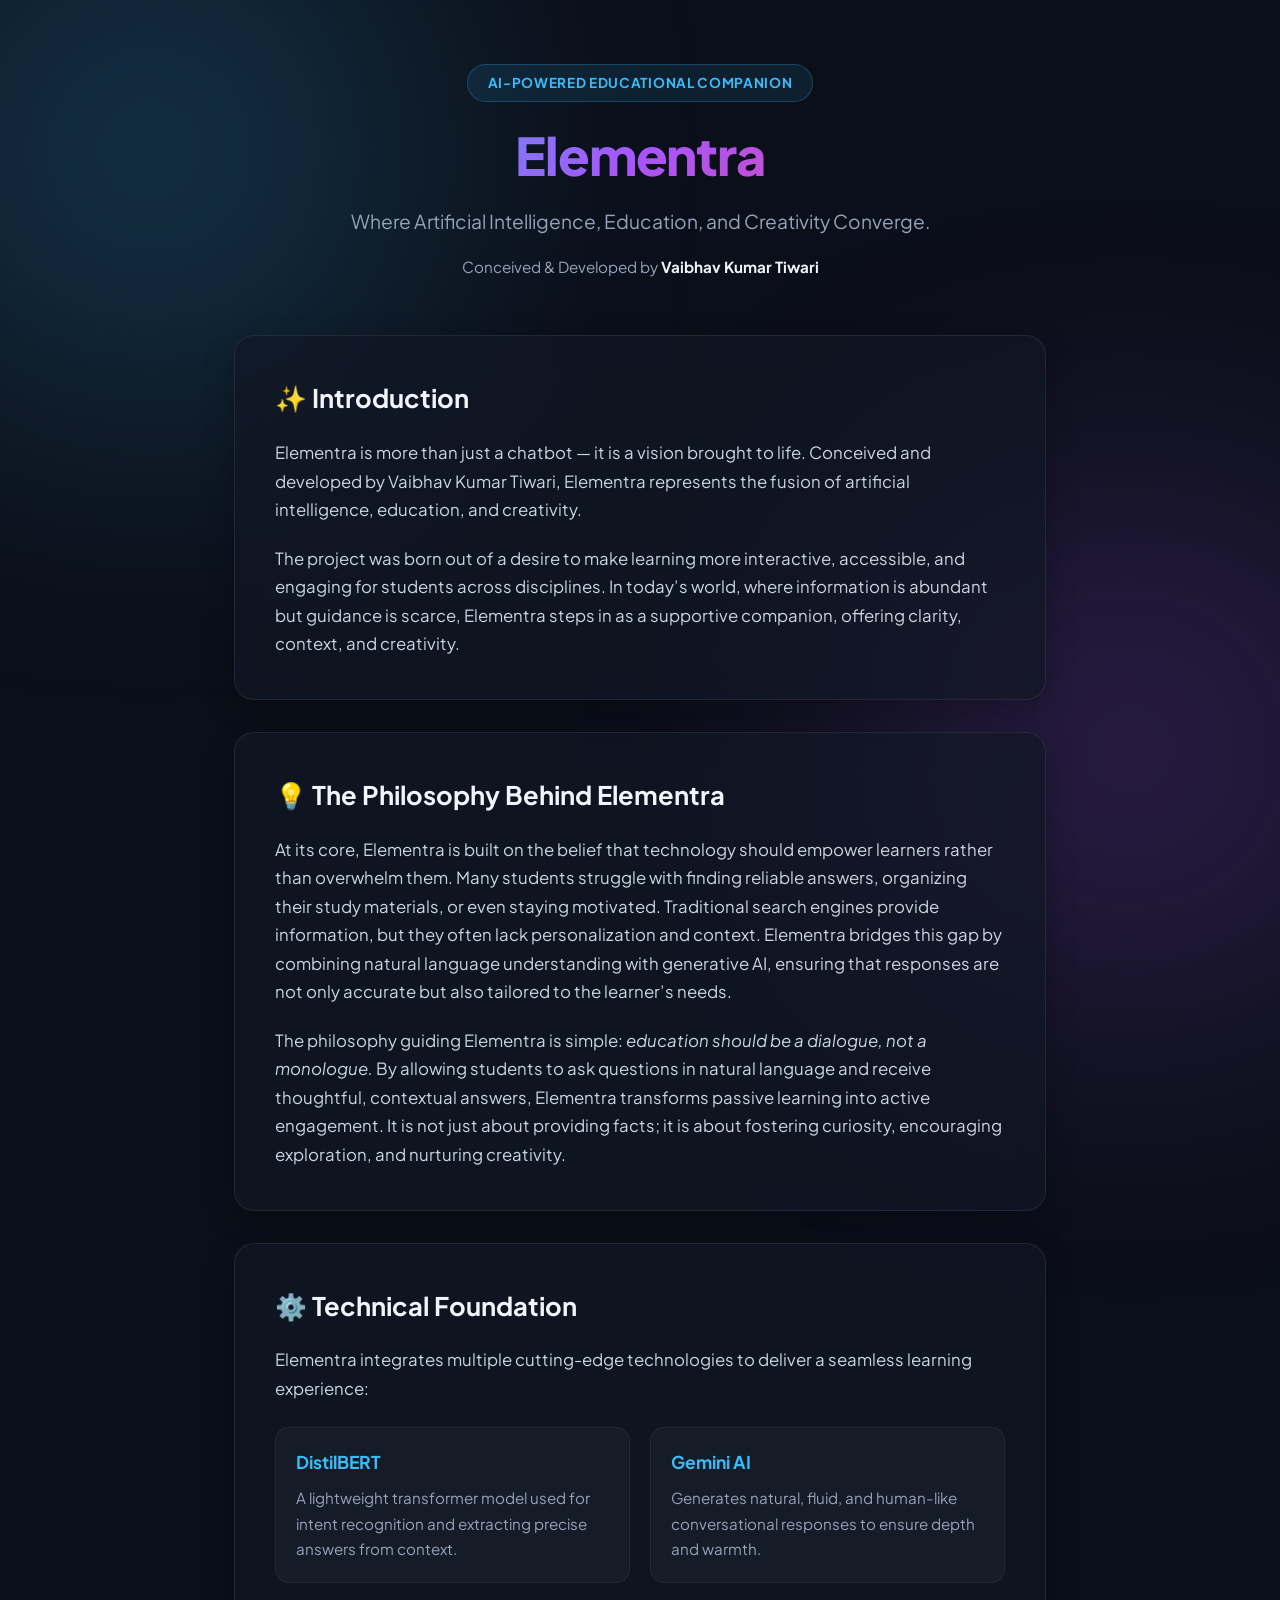
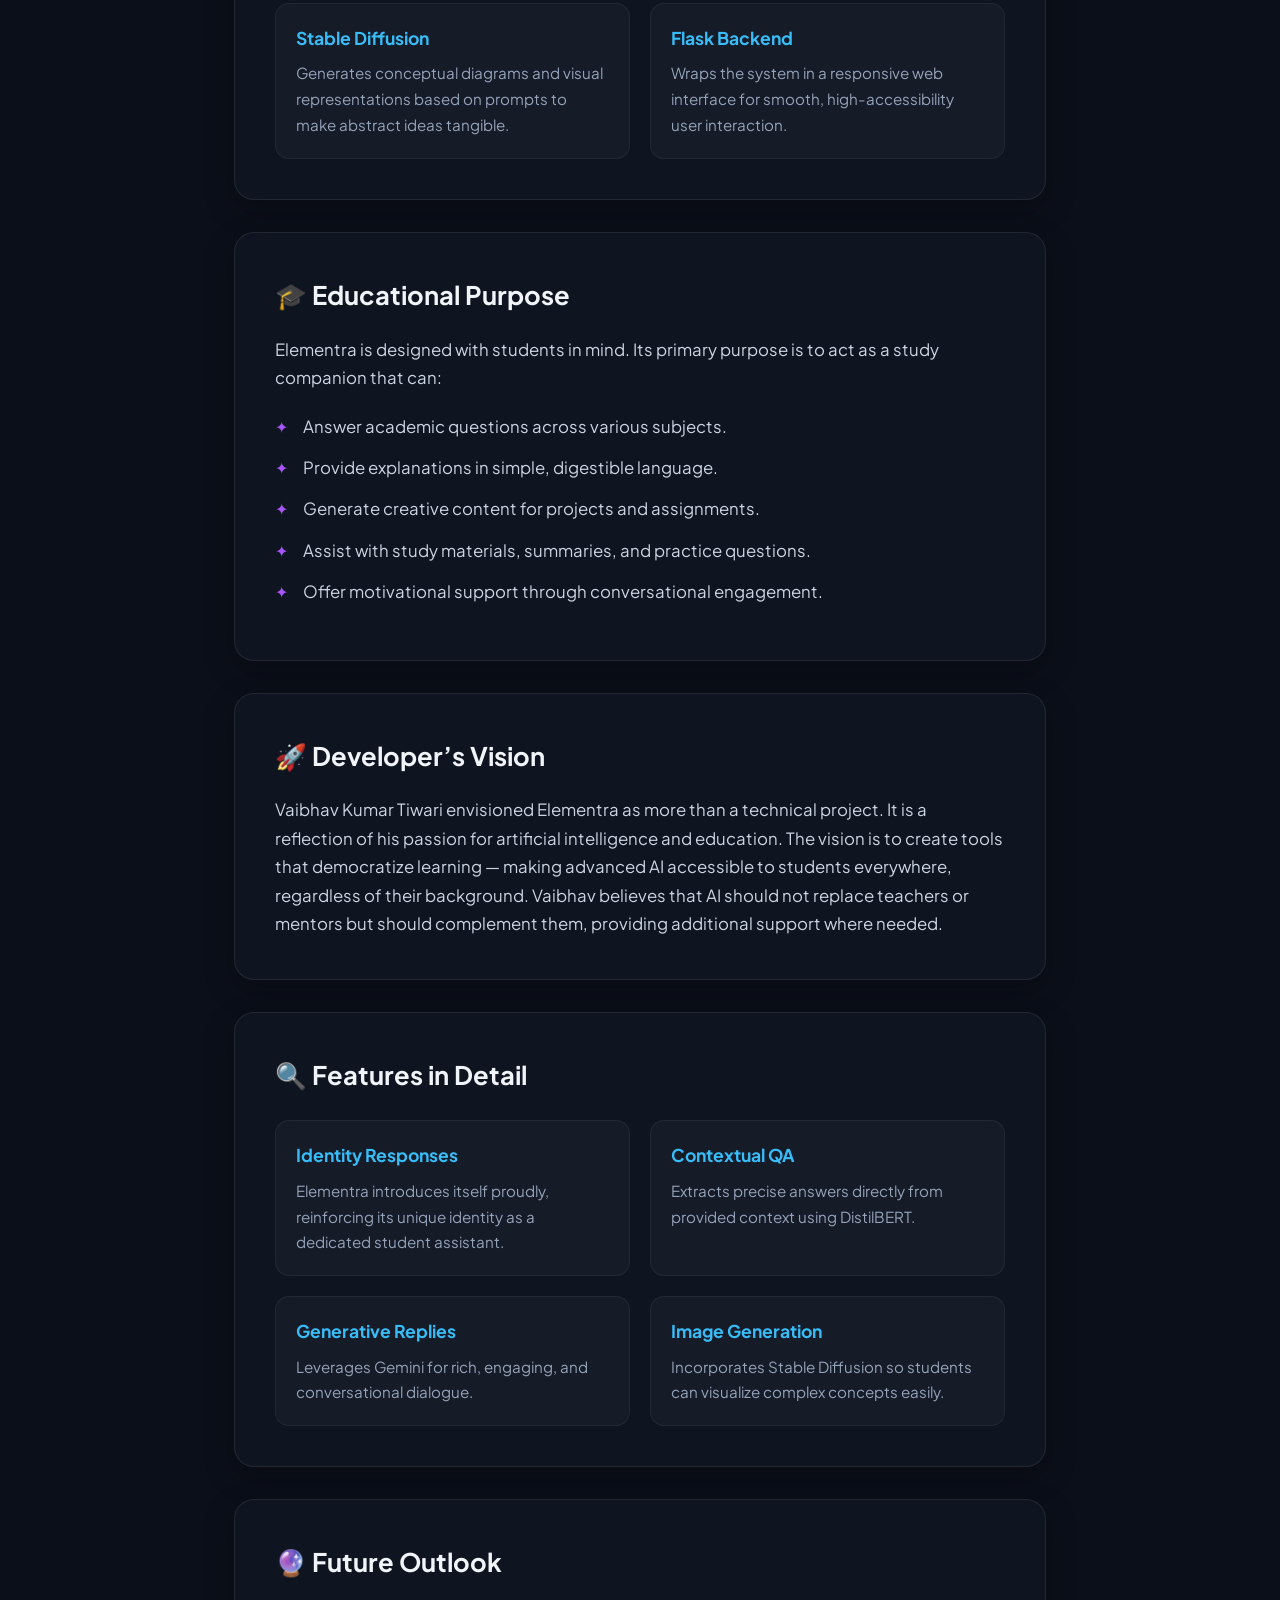
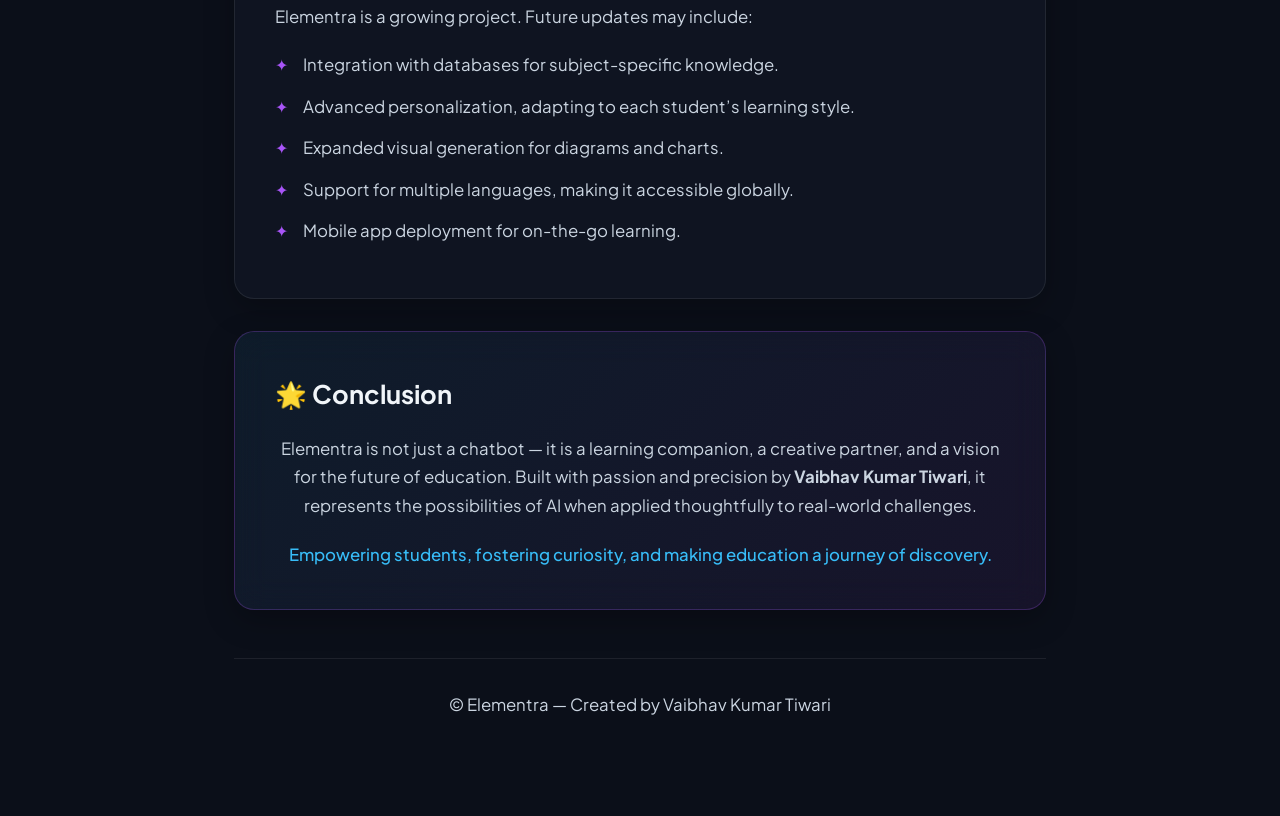
<file: templates/about.html>
<!DOCTYPE html>
<html lang="en">
<head>
  <meta charset="UTF-8" />
  <meta name="viewport" content="width=device-width, initial-scale=1.0" />
  <title>Elementra — AI Learning Companion</title>
  
  <!-- Modern Google Fonts -->
  <link rel="preconnect" href="https://fonts.googleapis.com">
  <link rel="preconnect" href="https://fonts.gstatic.com" crossorigin>
  <link href="https://fonts.googleapis.com/css2?family=Plus+Jakarta+Sans:wght@300;400;500;600;700;800&display=swap" rel="stylesheet">
  
  <style>
    :root {
      --bg-color: #0b0f19;
      --card-bg: rgba(18, 24, 38, 0.7);
      --card-border: rgba(255, 255, 255, 0.08);
      --text-main: #f1f5f9;
      --text-muted: #94a3b8;
      --accent-cyan: #38bdf8;
      --accent-purple: #a855f7;
      --accent-pink: #ec4899;
      --accent-gradient: linear-gradient(135deg, #38bdf8 0%, #a855f7 50%, #ec4899 100%);
    }

    * {
      box-sizing: border-box;
      margin: 0;
      padding: 0;
    }

    body {
      font-family: 'Plus Jakarta Sans', sans-serif;
      background-color: var(--bg-color);
      color: var(--text-main);
      line-height: 1.7;
      min-height: 100vh;
      overflow-x: hidden;
      position: relative;
    }

    /* Ambient Glow Background Elements */
    .glow-bg {
      position: fixed;
      width: 500px;
      height: 500px;
      border-radius: 50%;
      filter: blur(140px);
      z-index: -1;
      opacity: 0.25;
      pointer-events: none;
    }
    .glow-1 { top: -100px; left: -100px; background: var(--accent-cyan); }
    .glow-2 { bottom: -100px; right: -100px; background: var(--accent-purple); }

    .container {
      max-width: 860px;
      margin: 0 auto;
      padding: 4rem 1.5rem;
    }

    /* Hero Section */
    .hero {
      text-align: center;
      margin-bottom: 3.5rem;
      animation: fadeIn 1s ease-out;
    }

    .badge {
      display: inline-block;
      padding: 0.4rem 1.2rem;
      border-radius: 50px;
      background: rgba(56, 189, 248, 0.1);
      border: 1px solid rgba(56, 189, 248, 0.25);
      color: var(--accent-cyan);
      font-size: 0.85rem;
      font-weight: 700;
      letter-spacing: 0.05em;
      text-transform: uppercase;
      margin-bottom: 1.5rem;
    }

    h1 {
      font-size: 3.25rem;
      font-weight: 800;
      letter-spacing: -0.02em;
      line-height: 1.15;
      margin-bottom: 1.2rem;
      background: var(--accent-gradient);
      -webkit-background-clip: text;
      -webkit-text-fill-color: transparent;
    }

    .subtitle {
      font-size: 1.2rem;
      color: var(--text-muted);
      max-width: 680px;
      margin: 0 auto;
      font-weight: 400;
    }

    .creator-tag {
      margin-top: 1rem;
      font-size: 0.95rem;
      color: var(--text-muted);
    }
    .creator-tag strong {
      color: var(--text-main);
    }

    /* Glass Card Sections */
    .card {
      background: var(--card-bg);
      backdrop-filter: blur(16px);
      -webkit-backdrop-filter: blur(16px);
      border: 1px solid var(--card-border);
      border-radius: 20px;
      padding: 2.5rem;
      margin-bottom: 2rem;
      box-shadow: 0 10px 30px rgba(0, 0, 0, 0.25);
      transition: transform 0.3s ease, border-color 0.3s ease;
    }

    .card:hover {
      border-color: rgba(255, 255, 255, 0.18);
      transform: translateY(-2px);
    }

    h2 {
      font-size: 1.6rem;
      font-weight: 700;
      color: var(--text-main);
      margin-bottom: 1.2rem;
      display: flex;
      align-items: center;
      gap: 0.6rem;
    }

    p {
      color: #cbd5e1;
      font-size: 1.05rem;
      margin-bottom: 1.25rem;
      font-weight: 400;
    }

    p:last-child {
      margin-bottom: 0;
    }

    /* Grid for Features & Tech Stack */
    .grid {
      display: grid;
      grid-template-columns: repeat(auto-fit, minmax(260px, 1fr));
      gap: 1.25rem;
      margin-top: 1.5rem;
    }

    .grid-item {
      background: rgba(255, 255, 255, 0.03);
      border: 1px solid rgba(255, 255, 255, 0.05);
      border-radius: 14px;
      padding: 1.25rem;
    }

    .grid-item h3 {
      font-size: 1.1rem;
      color: var(--accent-cyan);
      margin-bottom: 0.4rem;
    }

    .grid-item p {
      font-size: 0.95rem;
      color: var(--text-muted);
      margin-bottom: 0;
    }

    /* Custom Bullet List */
    ul {
      list-style: none;
      margin-top: 1rem;
    }

    ul li {
      position: relative;
      padding-left: 1.75rem;
      margin-bottom: 0.8rem;
      color: #cbd5e1;
      font-size: 1.05rem;
    }

    ul li::before {
      content: "✦";
      position: absolute;
      left: 0;
      color: var(--accent-purple);
      font-size: 1rem;
    }

    /* Footer / Conclusion Block */
    .conclusion-card {
      background: linear-gradient(135deg, rgba(56, 189, 248, 0.08) 0%, rgba(168, 85, 247, 0.08) 100%);
      border: 1px solid rgba(168, 85, 247, 0.25);
      text-align: center;
    }

    footer {
      text-align: center;
      padding: 2rem 0;
      color: var(--text-muted);
      font-size: 0.9rem;
      border-top: 1px solid var(--card-border);
      margin-top: 3rem;
    }

    @keyframes fadeIn {
      from { opacity: 0; transform: translateY(15px); }
      to { opacity: 1; transform: translateY(0); }
    }

    /* Responsive Design */
    @media (max-width: 768px) {
      .container { padding: 2.5rem 1rem; }
      h1 { font-size: 2.4rem; }
      .card { padding: 1.75rem; }
      .grid { grid-template-columns: 1fr; }
    }
  </style>
</head>
<body>

  <div class="glow-bg glow-1"></div>
  <div class="glow-bg glow-2"></div>

  <main class="container">
    
    <!-- Hero Section -->
    <header class="hero">
      <span class="badge">AI-Powered Educational Companion</span>
      <h1>Elementra</h1>
      <p class="subtitle">Where Artificial Intelligence, Education, and Creativity Converge.</p>
      <div class="creator-tag">Conceived & Developed by <strong>Vaibhav Kumar Tiwari</strong></div>
    </header>

    <!-- Introduction -->
    <section class="card">
      <h2>✨ Introduction</h2>
      <p>Elementra is more than just a chatbot — it is a vision brought to life. Conceived and developed by Vaibhav Kumar Tiwari, Elementra represents the fusion of artificial intelligence, education, and creativity.</p>
      <p>The project was born out of a desire to make learning more interactive, accessible, and engaging for students across disciplines. In today’s world, where information is abundant but guidance is scarce, Elementra steps in as a supportive companion, offering clarity, context, and creativity.</p>
    </section>

    <!-- The Philosophy -->
    <section class="card">
      <h2>💡 The Philosophy Behind Elementra</h2>
      <p>At its core, Elementra is built on the belief that technology should empower learners rather than overwhelm them. Many students struggle with finding reliable answers, organizing their study materials, or even staying motivated. Traditional search engines provide information, but they often lack personalization and context. Elementra bridges this gap by combining natural language understanding with generative AI, ensuring that responses are not only accurate but also tailored to the learner’s needs.</p>
      <p>The philosophy guiding Elementra is simple: <em>education should be a dialogue, not a monologue.</em> By allowing students to ask questions in natural language and receive thoughtful, contextual answers, Elementra transforms passive learning into active engagement. It is not just about providing facts; it is about fostering curiosity, encouraging exploration, and nurturing creativity.</p>
    </section>

    <!-- Technical Foundation -->
    <section class="card">
      <h2>⚙️ Technical Foundation</h2>
      <p>Elementra integrates multiple cutting-edge technologies to deliver a seamless learning experience:</p>
      
      <div class="grid">
        <div class="grid-item">
          <h3>DistilBERT</h3>
          <p>A lightweight transformer model used for intent recognition and extracting precise answers from context.</p>
        </div>
        <div class="grid-item">
          <h3>Gemini AI</h3>
          <p>Generates natural, fluid, and human-like conversational responses to ensure depth and warmth.</p>
        </div>
        <div class="grid-item">
          <h3>Stable Diffusion</h3>
          <p>Generates conceptual diagrams and visual representations based on prompts to make abstract ideas tangible.</p>
        </div>
        <div class="grid-item">
          <h3>Flask Backend</h3>
          <p>Wraps the system in a responsive web interface for smooth, high-accessibility user interaction.</p>
        </div>
      </div>
    </section>

    <!-- Educational Purpose -->
    <section class="card">
      <h2>🎓 Educational Purpose</h2>
      <p>Elementra is designed with students in mind. Its primary purpose is to act as a study companion that can:</p>
      <ul>
        <li>Answer academic questions across various subjects.</li>
        <li>Provide explanations in simple, digestible language.</li>
        <li>Generate creative content for projects and assignments.</li>
        <li>Assist with study materials, summaries, and practice questions.</li>
        <li>Offer motivational support through conversational engagement.</li>
      </ul>
    </section>

    <!-- Developer's Vision -->
    <section class="card">
      <h2>🚀 Developer’s Vision</h2>
      <p>Vaibhav Kumar Tiwari envisioned Elementra as more than a technical project. It is a reflection of his passion for artificial intelligence and education. The vision is to create tools that democratize learning — making advanced AI accessible to students everywhere, regardless of their background. Vaibhav believes that AI should not replace teachers or mentors but should complement them, providing additional support where needed.</p>
    </section>

    <!-- Features in Detail -->
    <section class="card">
      <h2>🔍 Features in Detail</h2>
      <div class="grid">
        <div class="grid-item">
          <h3>Identity Responses</h3>
          <p>Elementra introduces itself proudly, reinforcing its unique identity as a dedicated student assistant.</p>
        </div>
        <div class="grid-item">
          <h3>Contextual QA</h3>
          <p>Extracts precise answers directly from provided context using DistilBERT.</p>
        </div>
        <div class="grid-item">
          <h3>Generative Replies</h3>
          <p>Leverages Gemini for rich, engaging, and conversational dialogue.</p>
        </div>
        <div class="grid-item">
          <h3>Image Generation</h3>
          <p>Incorporates Stable Diffusion so students can visualize complex concepts easily.</p>
        </div>
      </div>
    </section>

    <!-- Future Outlook -->
    <section class="card">
      <h2>🔮 Future Outlook</h2>
      <p>Elementra is a growing project. Future updates may include:</p>
      <ul>
        <li>Integration with databases for subject-specific knowledge.</li>
        <li>Advanced personalization, adapting to each student’s learning style.</li>
        <li>Expanded visual generation for diagrams and charts.</li>
        <li>Support for multiple languages, making it accessible globally.</li>
        <li>Mobile app deployment for on-the-go learning.</li>
      </ul>
    </section>

    <!-- Conclusion Card -->
    <section class="card conclusion-card">
      <h2>🌟 Conclusion</h2>
      <p>Elementra is not just a chatbot — it is a learning companion, a creative partner, and a vision for the future of education. Built with passion and precision by <strong>Vaibhav Kumar Tiwari</strong>, it represents the possibilities of AI when applied thoughtfully to real-world challenges.</p>
      <p style="margin-top: 1rem; font-weight: 500; color: var(--accent-cyan);">Empowering students, fostering curiosity, and making education a journey of discovery.</p>
    </section>

    <footer>
      <p>© Elementra — Created by Vaibhav Kumar Tiwari</p>
    </footer>

  </main>

  <script>
    // Smooth scroll and subtle interactive card visual effect
    document.querySelectorAll('.card').forEach(card => {
      card.addEventListener('mousemove', (e) => {
        const rect = card.getBoundingClientRect();
        const x = e.clientX - rect.left;
        const y = e.clientY - rect.top;
        card.style.setProperty('--x', `${x}px`);
        card.style.setProperty('--y', `${y}px`);
      });
    });
  </script>
</body>
</html>
</file>
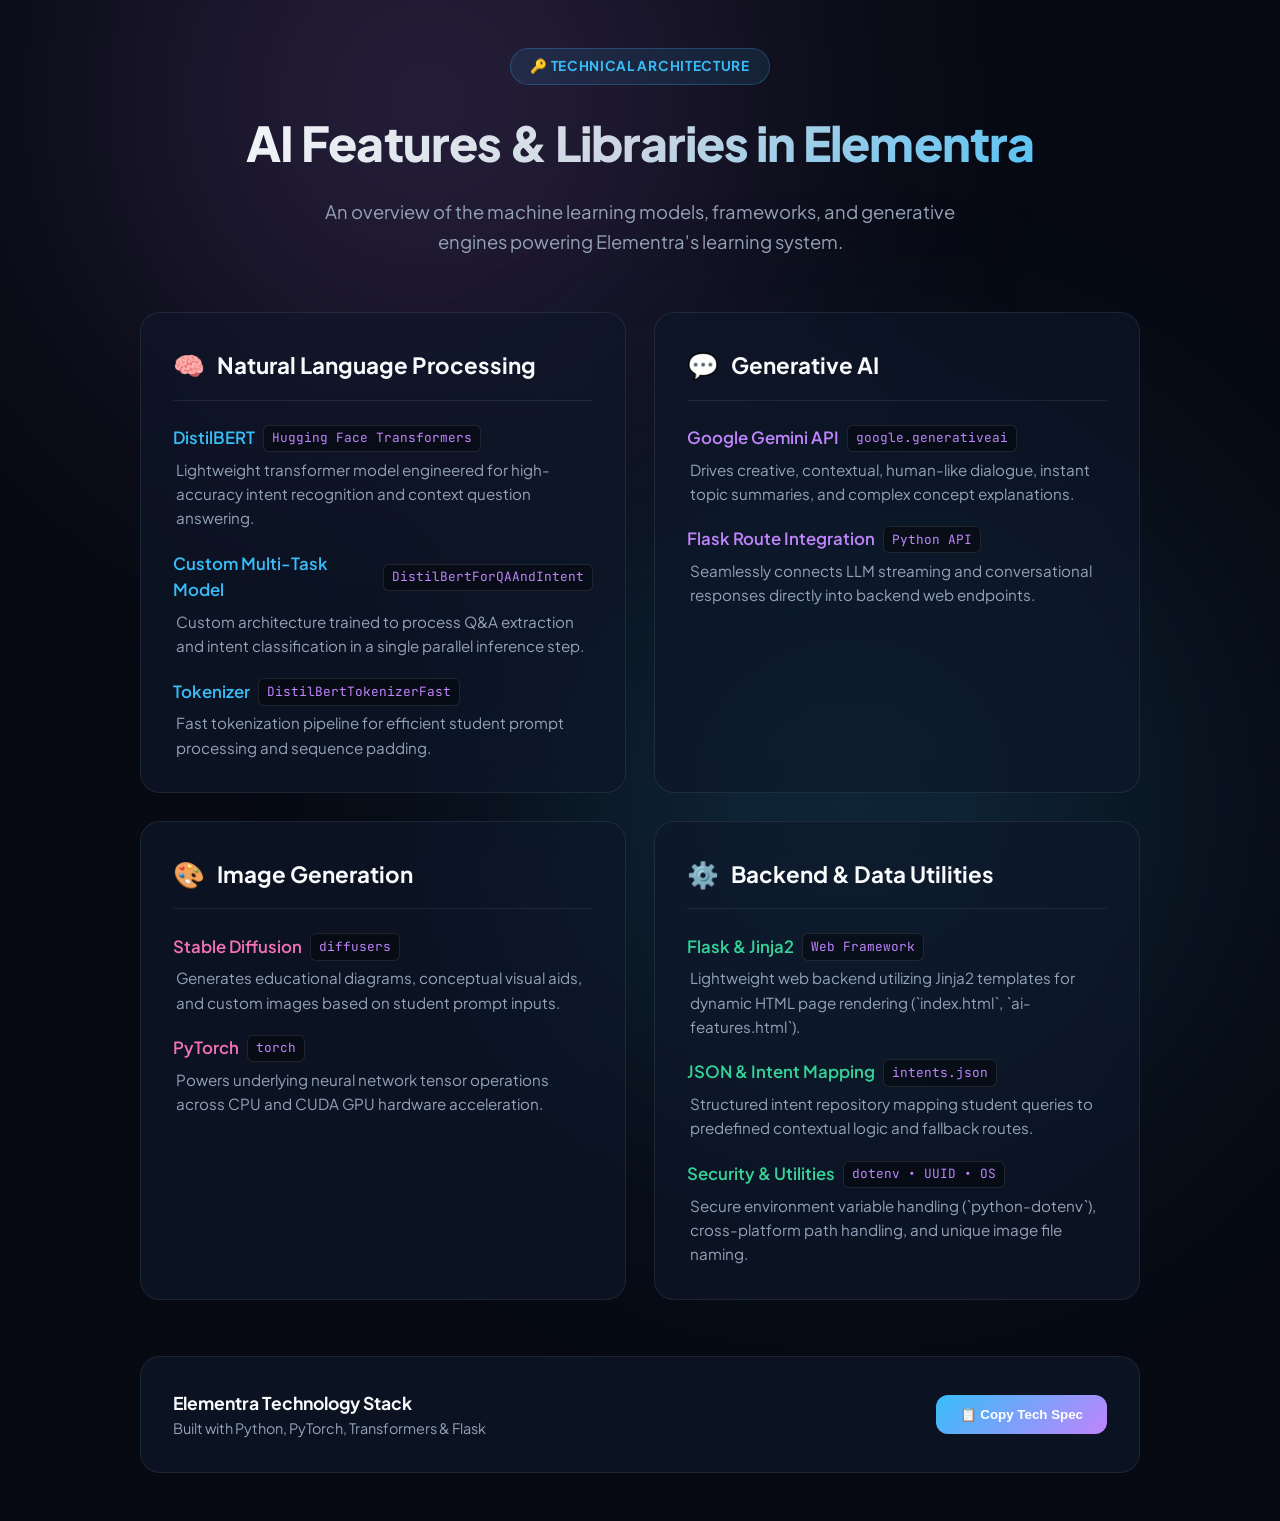
<file: templates/features.html>
<!DOCTYPE html>
<html lang="en">
<head>
  <meta charset="UTF-8" />
  <meta name="viewport" content="width=device-width, initial-scale=1.0" />
  <title>Elementra — AI Features & Technical Architecture</title>
  
  <!-- Modern Typography -->
  <link rel="preconnect" href="https://fonts.googleapis.com">
  <link rel="preconnect" href="https://fonts.gstatic.com" crossorigin>
  <link href="https://fonts.googleapis.com/css2?family=Plus+Jakarta+Sans:wght@300;400;500;600;700;800&family=JetBrains+Mono:wght@400;600&display=swap" rel="stylesheet">
  
  <style>
    :root {
      --bg-dark: #070a13;
      --card-bg: rgba(15, 23, 42, 0.65);
      --card-border: rgba(255, 255, 255, 0.08);
      --card-hover-border: rgba(56, 189, 248, 0.3);
      --text-main: #f8fafc;
      --text-muted: #94a3b8;
      --accent-cyan: #38bdf8;
      --accent-purple: #c084fc;
      --accent-emerald: #34d399;
      --accent-pink: #f472b6;
      --code-bg: rgba(0, 0, 0, 0.4);
    }

    * {
      box-sizing: border-box;
      margin: 0;
      padding: 0;
    }

    body {
      font-family: 'Plus Jakarta Sans', sans-serif;
      background-color: var(--bg-dark);
      color: var(--text-main);
      line-height: 1.6;
      min-height: 100vh;
      overflow-x: hidden;
      padding: 3rem 1.5rem;
      position: relative;
    }

    /* Dynamic Glow Elements */
    .glow {
      position: fixed;
      width: 600px;
      height: 600px;
      border-radius: 50%;
      filter: blur(150px);
      z-index: -1;
      opacity: 0.2;
      pointer-events: none;
    }
    .glow-top { top: -200px; left: 10%; background: var(--accent-purple); }
    .glow-bottom { bottom: -200px; right: 10%; background: var(--accent-cyan); }

    .container {
      max-width: 1000px;
      margin: 0 auto;
    }

    /* Header */
    header {
      text-align: center;
      margin-bottom: 3.5rem;
      animation: fadeIn 0.8s ease-out;
    }

    .badge {
      display: inline-flex;
      align-items: center;
      gap: 0.5rem;
      padding: 0.4rem 1.2rem;
      border-radius: 50px;
      background: rgba(56, 189, 248, 0.1);
      border: 1px solid rgba(56, 189, 248, 0.25);
      color: var(--accent-cyan);
      font-size: 0.85rem;
      font-weight: 700;
      letter-spacing: 0.05em;
      text-transform: uppercase;
      margin-bottom: 1.25rem;
    }

    h1 {
      font-size: 3rem;
      font-weight: 800;
      letter-spacing: -0.02em;
      margin-bottom: 1rem;
      background: linear-gradient(135deg, #ffffff 0%, #cbd5e1 50%, var(--accent-cyan) 100%);
      -webkit-background-clip: text;
      -webkit-text-fill-color: transparent;
    }

    .subtitle {
      font-size: 1.15rem;
      color: var(--text-muted);
      max-width: 650px;
      margin: 0 auto;
    }

    /* Grid Layout for Tech Categories */
    .tech-grid {
      display: grid;
      grid-template-columns: repeat(auto-fit, minmax(460px, 1fr));
      gap: 1.75rem;
    }

    /* Technology Glass Cards */
    .tech-card {
      background: var(--card-bg);
      backdrop-filter: blur(16px);
      -webkit-backdrop-filter: blur(16px);
      border: 1px solid var(--card-border);
      border-radius: 20px;
      padding: 2rem;
      transition: all 0.3s cubic-bezier(0.16, 1, 0.3, 1);
      position: relative;
      overflow: hidden;
    }

    .tech-card:hover {
      border-color: var(--card-hover-border);
      transform: translateY(-4px);
      box-shadow: 0 12px 30px rgba(0, 0, 0, 0.35);
    }

    .card-header {
      display: flex;
      align-items: center;
      gap: 0.75rem;
      margin-bottom: 1.5rem;
      padding-bottom: 0.85rem;
      border-bottom: 1px solid var(--card-border);
    }

    .card-icon {
      font-size: 1.6rem;
    }

    .card-title {
      font-size: 1.4rem;
      font-weight: 700;
      color: var(--text-main);
    }

    /* Feature List inside Cards */
    .feature-list {
      display: flex;
      flex-direction: column;
      gap: 1.25rem;
    }

    .feature-item {
      display: flex;
      flex-direction: column;
      gap: 0.35rem;
    }

    .feature-name {
      display: flex;
      align-items: center;
      gap: 0.5rem;
      font-weight: 600;
      font-size: 1.05rem;
      color: var(--accent-cyan);
    }

    .feature-tag {
      font-family: 'JetBrains Mono', monospace;
      font-size: 0.8rem;
      padding: 0.15rem 0.5rem;
      background: var(--code-bg);
      border: 1px solid rgba(255, 255, 255, 0.1);
      border-radius: 6px;
      color: var(--accent-purple);
      font-weight: 400;
    }

    .feature-desc {
      font-size: 0.95rem;
      color: var(--text-muted);
      padding-left: 0.2rem;
    }

    /* Accent themes per card */
    .nlp .feature-name { color: var(--accent-cyan); }
    .genai .feature-name { color: var(--accent-purple); }
    .vision .feature-name { color: var(--accent-pink); }
    .backend .feature-name { color: var(--accent-emerald); }

    /* Footer Stats & Actions */
    .footer-bar {
      margin-top: 3.5rem;
      text-align: center;
      padding: 2rem;
      background: var(--card-bg);
      border: 1px solid var(--card-border);
      border-radius: 20px;
      display: flex;
      justify-content: space-between;
      align-items: center;
      flex-wrap: wrap;
      gap: 1rem;
    }

    .footer-info {
      text-align: left;
    }

    .footer-info h4 {
      font-size: 1.1rem;
      color: var(--text-main);
    }

    .footer-info p {
      font-size: 0.9rem;
      color: var(--text-muted);
    }

    .copy-btn {
      background: linear-gradient(135deg, var(--accent-cyan), var(--accent-purple));
      color: #fff;
      border: none;
      padding: 0.75rem 1.5rem;
      border-radius: 12px;
      font-weight: 700;
      cursor: pointer;
      transition: opacity 0.2s, transform 0.2s;
    }

    .copy-btn:hover {
      opacity: 0.9;
      transform: scale(1.02);
    }

    @keyframes fadeIn {
      from { opacity: 0; transform: translateY(15px); }
      to { opacity: 1; transform: translateY(0); }
    }

    @media (max-width: 768px) {
      .tech-grid { grid-template-columns: 1fr; }
      h1 { font-size: 2.2rem; }
      .footer-bar { flex-direction: column; text-align: center; }
      .footer-info { text-align: center; }
    }
  </style>
</head>
<body>

  <div class="glow glow-top"></div>
  <div class="glow glow-bottom"></div>

  <main class="container">
    
    <header>
      <div class="badge">🔑 Technical Architecture</div>
      <h1>AI Features & Libraries in Elementra</h1>
      <p class="subtitle">An overview of the machine learning models, frameworks, and generative engines powering Elementra's learning system.</p>
    </header>

    <div class="tech-grid">
      
      <!-- NLP Section -->
      <section class="tech-card nlp">
        <div class="card-header">
          <span class="card-icon">🧠</span>
          <h2 class="card-title">Natural Language Processing</h2>
        </div>
        <div class="feature-list">
          <div class="feature-item">
            <div class="feature-name">
              DistilBERT <span class="feature-tag">Hugging Face Transformers</span>
            </div>
            <p class="feature-desc">Lightweight transformer model engineered for high-accuracy intent recognition and context question answering.</p>
          </div>

          <div class="feature-item">
            <div class="feature-name">
              Custom Multi-Task Model <span class="feature-tag">DistilBertForQAAndIntent</span>
            </div>
            <p class="feature-desc">Custom architecture trained to process Q&A extraction and intent classification in a single parallel inference step.</p>
          </div>

          <div class="feature-item">
            <div class="feature-name">
              Tokenizer <span class="feature-tag">DistilBertTokenizerFast</span>
            </div>
            <p class="feature-desc">Fast tokenization pipeline for efficient student prompt processing and sequence padding.</p>
          </div>
        </div>
      </section>

      <!-- Generative AI Section -->
      <section class="tech-card genai">
        <div class="card-header">
          <span class="card-icon">💬</span>
          <h2 class="card-title">Generative AI</h2>
        </div>
        <div class="feature-list">
          <div class="feature-item">
            <div class="feature-name">
              Google Gemini API <span class="feature-tag">google.generativeai</span>
            </div>
            <p class="feature-desc">Drives creative, contextual, human-like dialogue, instant topic summaries, and complex concept explanations.</p>
          </div>

          <div class="feature-item">
            <div class="feature-name">
              Flask Route Integration <span class="feature-tag">Python API</span>
            </div>
            <p class="feature-desc">Seamlessly connects LLM streaming and conversational responses directly into backend web endpoints.</p>
          </div>
        </div>
      </section>

      <!-- Image Generation Section -->
      <section class="tech-card vision">
        <div class="card-header">
          <span class="card-icon">🎨</span>
          <h2 class="card-title">Image Generation</h2>
        </div>
        <div class="feature-list">
          <div class="feature-item">
            <div class="feature-name">
              Stable Diffusion <span class="feature-tag">diffusers</span>
            </div>
            <p class="feature-desc">Generates educational diagrams, conceptual visual aids, and custom images based on student prompt inputs.</p>
          </div>

          <div class="feature-item">
            <div class="feature-name">
              PyTorch <span class="feature-tag">torch</span>
            </div>
            <p class="feature-desc">Powers underlying neural network tensor operations across CPU and CUDA GPU hardware acceleration.</p>
          </div>
        </div>
      </section>

      <!-- Backend Framework Section -->
      <section class="tech-card backend">
        <div class="card-header">
          <span class="card-icon">⚙️</span>
          <h2 class="card-title">Backend & Data Utilities</h2>
        </div>
        <div class="feature-list">
          <div class="feature-item">
            <div class="feature-name">
              Flask & Jinja2 <span class="feature-tag">Web Framework</span>
            </div>
            <p class="feature-desc">Lightweight web backend utilizing Jinja2 templates for dynamic HTML page rendering (`index.html`, `ai-features.html`).</p>
          </div>

          <div class="feature-item">
            <div class="feature-name">
              JSON & Intent Mapping <span class="feature-tag">intents.json</span>
            </div>
            <p class="feature-desc">Structured intent repository mapping student queries to predefined contextual logic and fallback routes.</p>
          </div>

          <div class="feature-item">
            <div class="feature-name">
              Security & Utilities <span class="feature-tag">dotenv • UUID • OS</span>
            </div>
            <p class="feature-desc">Secure environment variable handling (`python-dotenv`), cross-platform path handling, and unique image file naming.</p>
          </div>
        </div>
      </section>

    </div>

    <div class="footer-bar">
      <div class="footer-info">
        <h4>Elementra Technology Stack</h4>
        <p>Built with Python, PyTorch, Transformers & Flask</p>
      </div>
      <button class="copy-btn" id="copyStackBtn">📋 Copy Tech Spec</button>
    </div>

  </main>

  <script>
    // Copy Spec Summary Button
    document.getElementById('copyStackBtn').addEventListener('click', function() {
      const summaryText = `Elementra AI Features & Stack:
• NLP: DistilBERT, DistilBertForQAAndIntent, DistilBertTokenizerFast
• GenAI: Google Gemini API (google.generativeai)
• Vision: Stable Diffusion (diffusers), PyTorch
• Backend: Flask, Jinja2, python-dotenv, UUID, OS`;
      
      navigator.clipboard.writeText(summaryText).then(() => {
        const originalText = this.innerText;
        this.innerText = '✨ Copied to Clipboard!';
        setTimeout(() => this.innerText = originalText, 2500);
      });
    });
  </script>
</body>
</html>
</file>
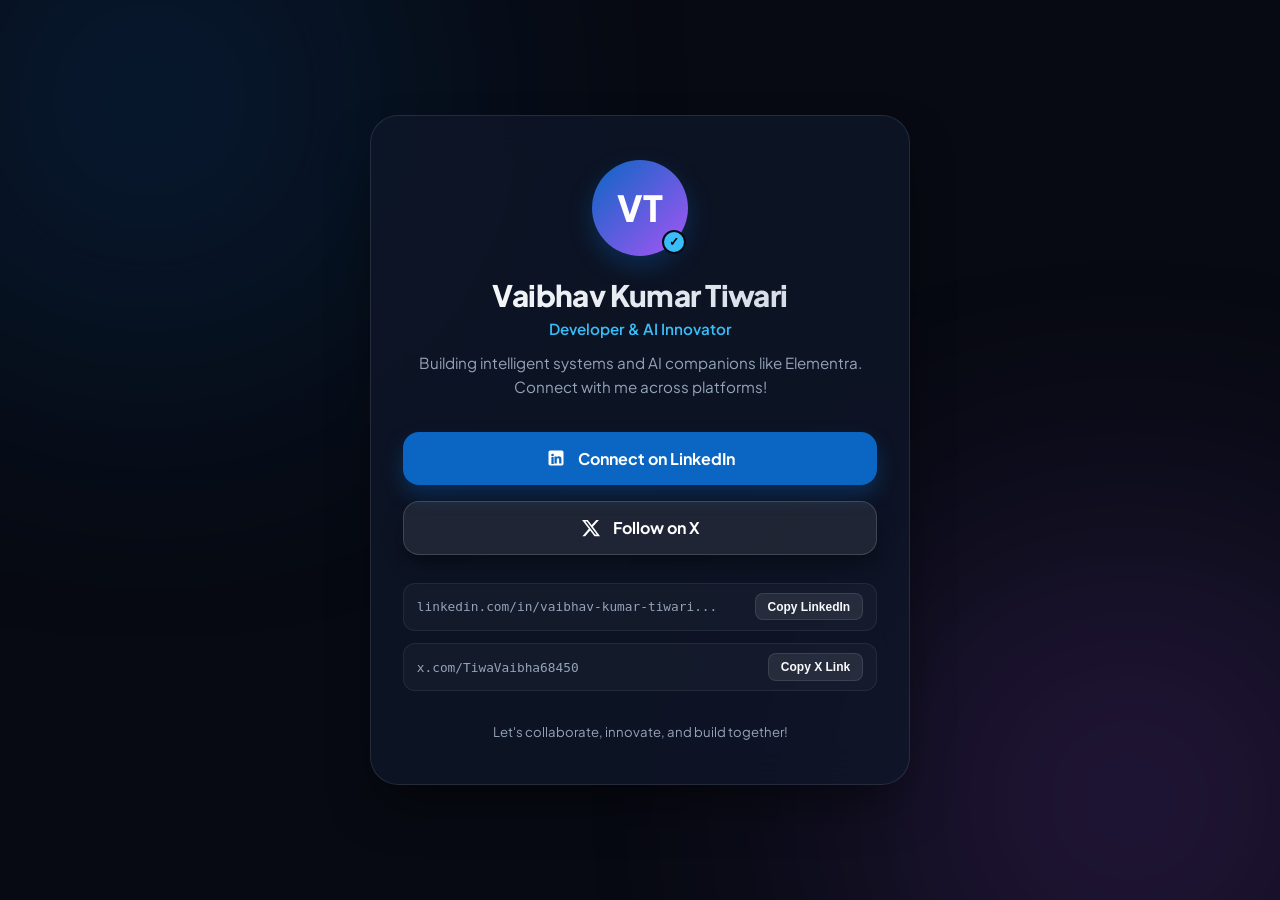
<file: templates/join.html>
<!DOCTYPE html>
<html lang="en">
<head>
  <meta charset="UTF-8" />
  <meta name="viewport" content="width=device-width, initial-scale=1.0" />
  <title>Connect with Vaibhav Kumar Tiwari</title>
  
  <!-- Modern Google Fonts -->
  <link rel="preconnect" href="https://fonts.googleapis.com">
  <link rel="preconnect" href="https://fonts.gstatic.com" crossorigin>
  <link href="https://fonts.googleapis.com/css2?family=Plus+Jakarta+Sans:wght@400;500;600;700;800&display=swap" rel="stylesheet">

  <style>
    :root {
      --bg-dark: #070a12;
      --card-bg: rgba(15, 23, 42, 0.75);
      --card-border: rgba(255, 255, 255, 0.1);
      --text-main: #f8fafc;
      --text-muted: #94a3b8;
      
      /* Brand Colors */
      --linkedin-blue: #0a66c2;
      --linkedin-hover: #004182;
      --x-black: #0f1419;
      --x-hover: #272c30;
      --accent-cyan: #38bdf8;
      --accent-purple: #a855f7;
    }

    * {
      box-sizing: border-box;
      margin: 0;
      padding: 0;
    }

    body {
      font-family: 'Plus Jakarta Sans', sans-serif;
      background-color: var(--bg-dark);
      color: var(--text-main);
      min-height: 100vh;
      display: flex;
      justify-content: center;
      align-items: center;
      padding: 1.5rem;
      position: relative;
      overflow-x: hidden;
    }

    /* Ambient Background Glows */
    .glow {
      position: fixed;
      width: 500px;
      height: 500px;
      border-radius: 50%;
      filter: blur(140px);
      z-index: -1;
      opacity: 0.22;
      pointer-events: none;
    }
    .glow-1 { top: -150px; left: -100px; background: var(--linkedin-blue); }
    .glow-2 { bottom: -150px; right: -100px; background: var(--accent-purple); }

    .container {
      width: 100%;
      max-width: 540px;
      animation: fadeIn 0.8s cubic-bezier(0.16, 1, 0.3, 1);
    }

    /* Glassmorphism Card */
    .card {
      background: var(--card-bg);
      backdrop-filter: blur(20px);
      -webkit-backdrop-filter: blur(20px);
      border: 1px solid var(--card-border);
      border-radius: 28px;
      padding: 2.75rem 2rem;
      text-align: center;
      box-shadow: 0 25px 50px -12px rgba(0, 0, 0, 0.5);
      position: relative;
    }

    /* Profile Avatar */
    .avatar-wrapper {
      position: relative;
      width: 96px;
      height: 96px;
      margin: 0 auto 1.25rem;
    }

    .avatar {
      width: 100%;
      height: 100%;
      border-radius: 50%;
      background: linear-gradient(135deg, var(--linkedin-blue), var(--accent-purple));
      display: flex;
      align-items: center;
      justify-content: center;
      font-size: 2.25rem;
      font-weight: 800;
      color: #ffffff;
      box-shadow: 0 10px 25px rgba(10, 102, 194, 0.3);
    }

    .verified-badge {
      position: absolute;
      bottom: 2px;
      right: 2px;
      background: var(--accent-cyan);
      color: #000;
      border: 2px solid var(--bg-dark);
      width: 24px;
      height: 24px;
      border-radius: 50%;
      display: flex;
      align-items: center;
      justify-content: center;
      font-size: 0.75rem;
      font-weight: 800;
    }

    /* User Header Info */
    h1 {
      font-size: 1.85rem;
      font-weight: 800;
      letter-spacing: -0.02em;
      margin-bottom: 0.35rem;
      background: linear-gradient(135deg, #ffffff 0%, #cbd5e1 100%);
      -webkit-background-clip: text;
      -webkit-text-fill-color: transparent;
    }

    .tagline {
      font-size: 0.95rem;
      color: var(--accent-cyan);
      font-weight: 600;
      margin-bottom: 0.8rem;
    }

    .bio {
      font-size: 0.95rem;
      color: var(--text-muted);
      line-height: 1.6;
      margin-bottom: 2rem;
    }

    /* Actions Stack */
    .button-group {
      display: flex;
      flex-direction: column;
      gap: 1rem;
      margin-bottom: 1.75rem;
    }

    .connect-btn {
      display: inline-flex;
      align-items: center;
      justify-content: center;
      gap: 0.75rem;
      width: 100%;
      color: #ffffff;
      text-decoration: none;
      padding: 0.95rem 1.5rem;
      border-radius: 16px;
      font-size: 1rem;
      font-weight: 700;
      transition: all 0.3s cubic-bezier(0.16, 1, 0.3, 1);
      border: 1px solid transparent;
    }

    /* LinkedIn Styling */
    .btn-linkedin {
      background: var(--linkedin-blue);
      box-shadow: 0 10px 20px rgba(10, 102, 194, 0.3);
    }
    .btn-linkedin:hover {
      background: var(--linkedin-hover);
      transform: translateY(-2px);
      box-shadow: 0 14px 28px rgba(10, 102, 194, 0.45);
    }

    /* X (Twitter) Styling */
    .btn-x {
      background: rgba(255, 255, 255, 0.08);
      border-color: rgba(255, 255, 255, 0.15);
      box-shadow: 0 10px 20px rgba(0, 0, 0, 0.3);
    }
    .btn-x:hover {
      background: rgba(255, 255, 255, 0.16);
      border-color: rgba(255, 255, 255, 0.3);
      transform: translateY(-2px);
    }

    .icon {
      width: 20px;
      height: 20px;
      fill: currentColor;
    }

    /* Copy Link Boxes */
    .link-boxes {
      display: flex;
      flex-direction: column;
      gap: 0.75rem;
      margin-top: 1rem;
    }

    .link-box {
      background: rgba(255, 255, 255, 0.03);
      border: 1px solid rgba(255, 255, 255, 0.07);
      border-radius: 12px;
      padding: 0.6rem 0.8rem;
      display: flex;
      align-items: center;
      justify-content: space-between;
      gap: 0.5rem;
    }

    .link-text {
      font-size: 0.8rem;
      color: var(--text-muted);
      white-space: nowrap;
      overflow: hidden;
      text-overflow: ellipsis;
      font-family: monospace;
    }

    .copy-btn {
      background: rgba(255, 255, 255, 0.08);
      border: 1px solid rgba(255, 255, 255, 0.1);
      color: var(--text-main);
      padding: 0.35rem 0.75rem;
      border-radius: 8px;
      font-size: 0.75rem;
      font-weight: 600;
      cursor: pointer;
      transition: all 0.2s;
      white-space: nowrap;
    }

    .copy-btn:hover {
      background: rgba(255, 255, 255, 0.18);
    }

    footer {
      margin-top: 2rem;
      font-size: 0.825rem;
      color: var(--text-muted);
    }

    @keyframes fadeIn {
      from { opacity: 0; transform: translateY(20px); }
      to { opacity: 1; transform: translateY(0); }
    }
  </style>
</head>
<body>

  <div class="glow glow-1"></div>
  <div class="glow glow-2"></div>

  <main class="container">
    <div class="card">
      
      <!-- Profile Initials Avatar -->
      <div class="avatar-wrapper">
        <div class="avatar">VT</div>
        <div class="verified-badge" title="Verified Creator">✓</div>
      </div>

      <!-- User Profile Header -->
      <h1>Vaibhav Kumar Tiwari</h1>
      <p class="tagline">Developer & AI Innovator</p>
      <p class="bio">Building intelligent systems and AI companions like Elementra. Connect with me across platforms!</p>

      <!-- Connection Buttons Stack -->
      <div class="button-group">
        <!-- LinkedIn Button -->
        <a 
          href="https://www.linkedin.com/in/vaibhav-kumar-tiwari-6701a0327" 
          target="_blank" 
          rel="noopener noreferrer" 
          class="connect-btn btn-linkedin"
        >
          <svg class="icon" viewBox="0 0 24 24">
            <path d="M19 3a2 2 0 0 1 2 2v14a2 2 0 0 1-2 2H5a2 2 0 0 1-2-2V5a2 2 0 0 1 2-2h14m-.5 15.5v-5.3a3.26 3.26 0 0 0-3.26-3.26c-.85 0-1.84.52-2.28 1.3v-1.11h-2.79v8.37h2.79v-4.93c0-.77.62-1.4 1.39-1.4a1.4 1.4 0 0 1 1.4 1.4v4.93h2.75M6.46 10.9v8.37H9.25V10.9H6.46M7.86 6.78a1.62 1.62 0 1 0 0 3.24 1.62 1.62 0 0 0 0-3.24Z"/>
          </svg>
          Connect on LinkedIn
        </a>

        <!-- X (Twitter) Button -->
        <a 
          href="https://x.com/TiwaVaibha68450" 
          target="_blank" 
          rel="noopener noreferrer" 
          class="connect-btn btn-x"
        >
          <svg class="icon" viewBox="0 0 24 24">
            <path d="M18.244 2.25h3.308l-7.227 8.26 8.502 11.24H16.17l-5.214-6.817L4.99 21.75H1.68l7.73-8.835L1.254 2.25H8.08l4.713 6.231zm-1.161 17.52h1.833L7.084 4.126H5.117z"/>
          </svg>
          Follow on X
        </a>
      </div>

      <!-- Quick Copy Link Boxes -->
      <div class="link-boxes">
        <div class="link-box">
          <span class="link-text">linkedin.com/in/vaibhav-kumar-tiwari...</span>
          <button class="copy-btn" onclick="copyLink('https://www.linkedin.com/in/vaibhav-kumar-tiwari-6701a0327', this)">Copy LinkedIn</button>
        </div>

        <div class="link-box">
          <span class="link-text">x.com/TiwaVaibha68450</span>
          <button class="copy-btn" onclick="copyLink('https://x.com/TiwaVaibha68450', this)">Copy X Link</button>
        </div>
      </div>

      <footer>
        Let's collaborate, innovate, and build together!
      </footer>

    </div>
  </main>

  <script>
    // Copy URL to Clipboard helper
    function copyLink(url, element) {
      navigator.clipboard.writeText(url).then(() => {
        const originalText = element.innerText;
        element.innerText = '✨ Copied!';
        element.style.background = '#38bdf8';
        element.style.color = '#000';
        
        setTimeout(() => {
          element.innerText = originalText;
          element.style.background = 'rgba(255, 255, 255, 0.08)';
          element.style.color = '#f8fafc';
        }, 2000);
      });
    }
  </script>
</body>
</html>
</file>
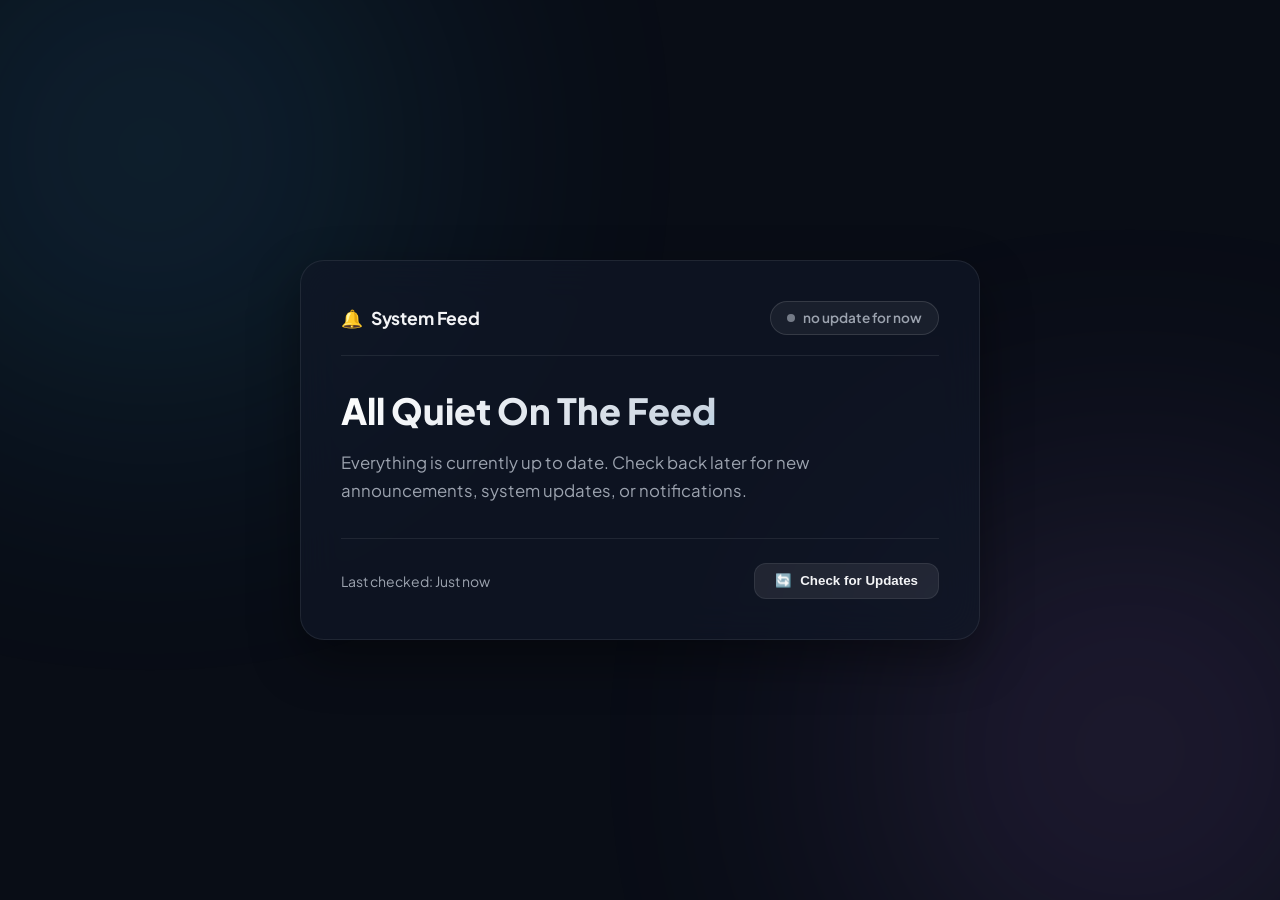
<file: templates/news.html>
<!DOCTYPE html>
<html lang="en">
<head>
  <meta charset="UTF-8" />
  <meta name="viewport" content="width=device-width, initial-scale=1.0" />
  <title>Notification Center</title>

  <!-- Modern Google Font -->
  <link rel="preconnect" href="https://fonts.googleapis.com">
  <link rel="preconnect" href="https://fonts.gstatic.com" crossorigin>
  <link href="https://fonts.googleapis.com/css2?family=Plus+Jakarta+Sans:wght@400;500;600;700;800&display=swap" rel="stylesheet">

  <style>
    :root {
      --bg-color: #090d16;
      --card-bg: rgba(17, 24, 39, 0.7);
      --card-border: rgba(255, 255, 255, 0.08);
      --text-main: #f3f4f6;
      --text-muted: #9ca3af;
      --accent-cyan: #38bdf8;
      --accent-purple: #c084fc;
      --badge-bg: rgba(255, 255, 255, 0.05);
      --badge-border: rgba(255, 255, 255, 0.12);
    }

    * {
      box-sizing: border-box;
      margin: 0;
      padding: 0;
    }

    body {
      font-family: 'Plus Jakarta Sans', sans-serif;
      background-color: var(--bg-color);
      color: var(--text-main);
      min-height: 100vh;
      display: flex;
      justify-content: center;
      align-items: center;
      padding: 1.5rem;
      position: relative;
      overflow-x: hidden;
    }

    /* Subtle Ambient Background Glows */
    .ambient-glow {
      position: fixed;
      width: 500px;
      height: 500px;
      border-radius: 50%;
      filter: blur(140px);
      z-index: -1;
      opacity: 0.15;
      pointer-events: none;
    }
    .glow-1 { top: -100px; left: -100px; background: var(--accent-cyan); }
    .glow-2 { bottom: -100px; right: -100px; background: var(--accent-purple); }

    /* Main Container */
    .container {
      width: 100%;
      max-width: 680px;
      animation: fadeIn 0.8s ease-out;
    }

    /* Glass Card */
    .card {
      background: var(--card-bg);
      backdrop-filter: blur(20px);
      -webkit-backdrop-filter: blur(20px);
      border: 1px solid var(--card-border);
      border-radius: 24px;
      padding: 2.5rem;
      box-shadow: 0 20px 50px rgba(0, 0, 0, 0.4);
      position: relative;
    }

    /* Header Bar with Right-Aligned Status Badge */
    .header-bar {
      display: flex;
      justify-content: space-between;
      align-items: center;
      margin-bottom: 2rem;
      padding-bottom: 1.25rem;
      border-bottom: 1px solid var(--card-border);
      gap: 1rem;
    }

    .brand-title {
      font-size: 1.1rem;
      font-weight: 700;
      letter-spacing: -0.01em;
      color: var(--text-main);
      display: flex;
      align-items: center;
      gap: 0.5rem;
    }

    /* Status Badge ("no update for now") */
    .update-badge {
      display: inline-flex;
      align-items: center;
      gap: 0.5rem;
      padding: 0.45rem 1rem;
      border-radius: 50px;
      background: var(--badge-bg);
      border: 1px solid var(--badge-border);
      color: var(--text-muted);
      font-size: 0.85rem;
      font-weight: 600;
      white-space: nowrap;
      transition: all 0.3s ease;
    }

    .status-dot {
      width: 8px;
      height: 8px;
      border-radius: 50%;
      background-color: var(--text-muted);
      opacity: 0.7;
    }

    /* Card Content */
    .content {
      text-align: left;
      margin-bottom: 2rem;
    }

    h1 {
      font-size: 2.25rem;
      font-weight: 800;
      line-height: 1.25;
      margin-bottom: 1rem;
      background: linear-gradient(135deg, #ffffff 0%, #cbd5e1 60%, var(--accent-cyan) 100%);
      -webkit-background-clip: text;
      -webkit-text-fill-color: transparent;
    }

    p {
      color: var(--text-muted);
      font-size: 1.05rem;
      line-height: 1.7;
    }

    /* Interactive Refresh Section */
    .action-bar {
      display: flex;
      justify-content: space-between;
      align-items: center;
      padding-top: 1.5rem;
      border-top: 1px solid var(--card-border);
      font-size: 0.875rem;
      color: var(--text-muted);
      flex-wrap: wrap;
      gap: 1rem;
    }

    .refresh-btn {
      background: rgba(255, 255, 255, 0.08);
      color: var(--text-main);
      border: 1px solid var(--card-border);
      padding: 0.6rem 1.25rem;
      border-radius: 12px;
      font-weight: 600;
      cursor: pointer;
      display: inline-flex;
      align-items: center;
      gap: 0.5rem;
      transition: all 0.2s ease;
    }

    .refresh-btn:hover {
      background: rgba(255, 255, 255, 0.15);
      transform: translateY(-1px);
    }

    @keyframes fadeIn {
      from { opacity: 0; transform: translateY(15px); }
      to { opacity: 1; transform: translateY(0); }
    }

    @media (max-width: 520px) {
      .card { padding: 1.75rem; }
      h1 { font-size: 1.75rem; }
      .header-bar { flex-direction: column; align-items: flex-start; gap: 0.75rem; }
      .update-badge { align-self: flex-start; }
    }
  </style>
</head>
<body>

  <div class="ambient-glow glow-1"></div>
  <div class="ambient-glow glow-2"></div>

  <main class="container">
    <div class="card">
      
      <!-- Header with Status Badge on the Right -->
      <div class="header-bar">
        <div class="brand-title">
          <span>🔔</span> System Feed
        </div>
        <div class="update-badge" id="updateBadge">
          <span class="status-dot"></span>
          <span>no update for now</span>
        </div>
      </div>

      <!-- Main Content Block -->
      <div class="content">
        <h1>All Quiet On The Feed</h1>
        <p>Everything is currently up to date. Check back later for new announcements, system updates, or notifications.</p>
      </div>

      <!-- Interactive Footer -->
      <div class="action-bar">
        <span id="lastChecked">Last checked: Just now</span>
        <button class="refresh-btn" id="checkBtn">
          <span>🔄</span> Check for Updates
        </button>
      </div>

    </div>
  </main>

  <script>
    const checkBtn = document.getElementById('checkBtn');
    const updateBadge = document.getElementById('updateBadge');
    const lastChecked = document.getElementById('lastChecked');

    checkBtn.addEventListener('click', () => {
      // Visual Feedback
      checkBtn.style.opacity = '0.6';
      checkBtn.innerHTML = '<span>⏳</span> Checking...';

      setTimeout(() => {
        checkBtn.style.opacity = '1';
        checkBtn.innerHTML = '<span>🔄</span> Check for Updates';
        
        // Update Time
        const now = new Date();
        const timeString = now.toLocaleTimeString([], { hour: '2-digit', minute: '2-digit' });
        lastChecked.textContent = `Last checked: ${timeString}`;

        // Pulsing animation to confirm badge check
        updateBadge.style.transform = 'scale(1.05)';
        setTimeout(() => updateBadge.style.transform = 'scale(1)', 200);
      }, 800);
    });
  </script>
</body>
</html>
</file>
